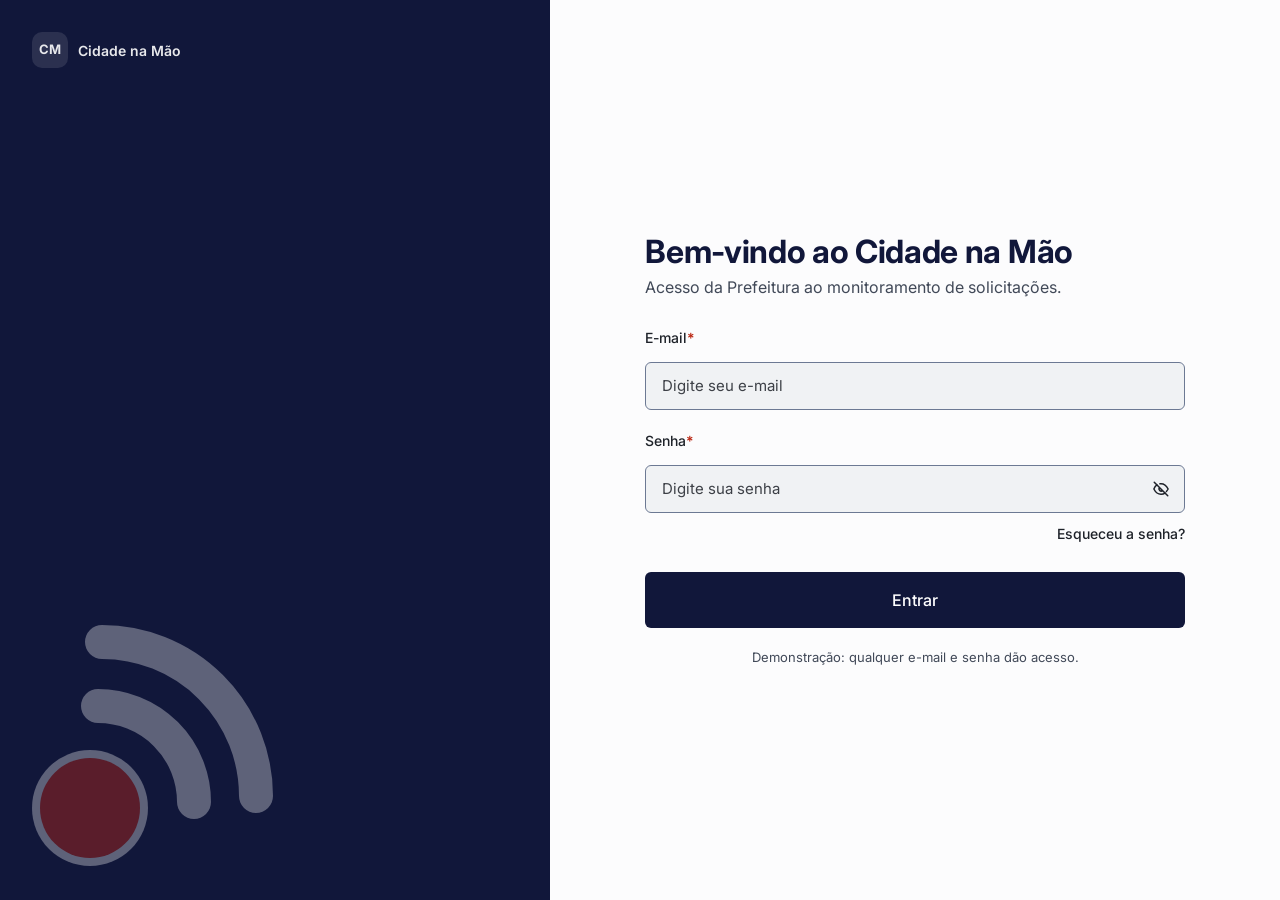
<file: index.html>
<!doctype html>
<html lang="pt-BR" data-theme="dark" data-brand="sasi" data-style="standard">
<head>
  <meta charset="utf-8">
  <meta name="viewport" content="width=device-width, initial-scale=1">
  <title>Painel · Cidade na Mão</title>
  <link rel="preconnect" href="https://fonts.googleapis.com">
  <link rel="preconnect" href="https://fonts.gstatic.com" crossorigin>
  <link href="https://fonts.googleapis.com/css2?family=Inter:wght@400;500;600;700&family=JetBrains+Mono:wght@400;600&display=swap" rel="stylesheet">
  <link rel="stylesheet" href="assets/tokens.css">
  <link rel="stylesheet" href="assets/base.css">
  <link rel="stylesheet" href="assets/sistema.css">
  <script>
    try { if (!sessionStorage.getItem('cnm:auth')) location.replace('login.html'); } catch {}
    try { const t = localStorage.getItem('cnm:theme'); if (t) document.documentElement.dataset.theme = t; } catch {}
  </script>
</head>
<body>
  <aside class="sidebar" id="sidebar" aria-label="Menu principal">
    <div class="sb-brand">
      <span class="sb-mark" aria-hidden="true">CM</span>
      <span><strong>Cidade na Mão</strong><small>Monitoramento</small></span>
    </div>
    <nav class="sb-nav" id="nav"></nav>
    <div class="sb-spacer"></div>
    <nav class="sb-nav" id="navBottom"></nav>
    <footer class="sb-foot">
      <span>v.1.0.0</span>
      <span id="dataDate">Dados de --/--/----</span>
      <span>Desenvolvido por SASI</span>
    </footer>
  </aside>
  <div class="scrim" id="scrim"></div>

  <div class="shell">
    <header class="header">
      <button class="hdr-btn" id="menuBtn" aria-label="Abrir menu"></button>
      <h1 id="pageTitle">Painel</h1>
      <div class="header-right">
        <span class="live" id="live" title="Solicitações do app chegando em tempo real"><span class="live-dot"></span><span id="liveText">Ao vivo</span></span>
        <span class="lang">Português (BR)</span>
        <button class="hdr-btn" id="themeBtn" aria-label="Alternar tema claro e escuro"></button>
        <span class="user"><span class="avatar">PM</span><span class="uname" id="userName">Prefeitura</span></span>
      </div>
    </header>
    <main class="page" id="page"></main>
  </div>

  <div class="toasts" id="toasts" aria-live="polite"></div>
  <dialog class="dialog" id="dlg"></dialog>

  <script src="assets/icons.js"></script>
  <script src="assets/bus.js"></script>
  <script src="assets/dados.js"></script>
  <script src="assets/sistema.js"></script>
</body>
</html>
</file>
<file: assets/tokens.css>
:root {
  /* ===========================================================================
     PRIMITIVE COLOR SCALES (raw, never assign to UI directly — use semantic)
     11-step scales, 0 (pure white-ish) → 1000 (near black or saturated dark)
     Tuned for WCAG: step 600 ≥ 4.5:1 on white; step 50–100 ≥ 4.5:1 on step 700+.
     =========================================================================== */

  /* Neutral — SASI "Sumé" Gray ramp (cool, slightly blue) */
  --neutral-0:    #fcfcfd;
  --neutral-50:   #f0f2f4;
  --neutral-100:  #e2e4e9;
  --neutral-200:  #c4c9d4;
  --neutral-300:  #a7afbe;
  --neutral-400:  #8a94a8;
  --neutral-500:  #6c7993;
  --neutral-600:  #576175;
  --neutral-700:  #414958;
  --neutral-800:  #2b303b;
  --neutral-900:  #1e2229;
  --neutral-1000: #0a0b0b;

  /* SASI brand products — each maps a Sumé hue family to a white-label tenant.
     sasi = Primary Blue · distributor = Violet · client = Teal */
  --sasi-50:  #e5efff;  --sasi-100: #ccdeff;  --sasi-200: #99bdff;
  --sasi-300: #669dff;  --sasi-400: #337cff;  --sasi-500: #005bff;
  --sasi-600: #0049cc;  --sasi-700: #003799;  --sasi-800: #002466;
  --sasi-900: #001233;

  /* SASI marque indigo — the dense desaturated indigo of the real SASI logo,
     sidebar and primary buttons (Sumé brand-500 = rgb(57,74,165)). This is what
     [data-brand="sasi"] resolves to; the lighter "blue" (#005bff) lives on as
     [data-brand="blue"]. */
  --sasi-indigo-50:  #eceef8;  --sasi-indigo-100: #d9ddf0;  --sasi-indigo-200: #b3bbe2;
  --sasi-indigo-300: #6c79c9;  --sasi-indigo-400: #5263b8;  --sasi-indigo-500: #394aa5;
  --sasi-indigo-600: #2d3a81;  --sasi-indigo-700: #232d64;  --sasi-indigo-800: #1c234f;
  --sasi-indigo-900: #11173a;

  --distributor-50:  #f2e7fd;  --distributor-100: #e6cffc;  --distributor-200: #cc9ff9;
  --distributor-300: #b370f5;  --distributor-400: #9940f2;  --distributor-500: #8010ef;
  --distributor-600: #660dbf;  --distributor-700: #4d0a8f;  --distributor-800: #330660;
  --distributor-900: #1a0330;

  --client-50:  #e6f5f3;  --client-100: #b0deda;  --client-200: #8acfc8;
  --client-300: #54b9af;  --client-400: #33aba0;  --client-500: #009688;
  --client-600: #00897c;  --client-700: #006b61;  --client-800: #00534b;
  --client-900: #003f39;

  /* Additional white-label brand-hue families — each a full 50→900 ramp.
     Combined with sasi(Blue)/distributor(Violet)/client(Teal) the system ships 12. */
  --indigo-50:  #eef2ff;  --indigo-100: #e0e7ff;  --indigo-200: #c7d2fe;
  --indigo-300: #a5b4fc;  --indigo-400: #818cf8;  --indigo-500: #6366f1;
  --indigo-600: #4f46e5;  --indigo-700: #4338ca;  --indigo-800: #3730a3;
  --indigo-900: #312e81;

  --fuchsia-50:  #fdf4ff;  --fuchsia-100: #fae8ff;  --fuchsia-200: #f5d0fe;
  --fuchsia-300: #f0abfc;  --fuchsia-400: #e879f9;  --fuchsia-500: #d946ef;
  --fuchsia-600: #c026d3;  --fuchsia-700: #a21caf;  --fuchsia-800: #86198f;
  --fuchsia-900: #701a75;

  --pink-50:  #fdf2f8;  --pink-100: #fce7f3;  --pink-200: #fbcfe8;
  --pink-300: #f9a8d4;  --pink-400: #f472b6;  --pink-500: #ec4899;
  --pink-600: #db2777;  --pink-700: #be185d;  --pink-800: #9d174d;
  --pink-900: #831843;

  --rose-br-50:  #fff1f2;  --rose-br-100: #ffe4e6;  --rose-br-200: #fecdd3;
  --rose-br-300: #fda4af;  --rose-br-400: #fb7185;  --rose-br-500: #f43f5e;
  --rose-br-600: #e11d48;  --rose-br-700: #be123c;  --rose-br-800: #9f1239;
  --rose-br-900: #881337;

  --red-br-50:  #fef2f2;  --red-br-100: #fee2e2;  --red-br-200: #fecaca;
  --red-br-300: #fca5a5;  --red-br-400: #f87171;  --red-br-500: #ef4444;
  --red-br-600: #dc2626;  --red-br-700: #b91c1c;  --red-br-800: #991b1b;
  --red-br-900: #7f1d1d;

  --orange-50:  #fff7ed;  --orange-100: #ffedd5;  --orange-200: #fed7aa;
  --orange-300: #fdba74;  --orange-400: #fb923c;  --orange-500: #f97316;
  --orange-600: #ea580c;  --orange-700: #c2410c;  --orange-800: #9a3412;
  --orange-900: #7c2d12;

  --amber-br-50:  #fffbeb;  --amber-br-100: #fef3c7;  --amber-br-200: #fde68a;
  --amber-br-300: #fcd34d;  --amber-br-400: #fbbf24;  --amber-br-500: #f59e0b;
  --amber-br-600: #d97706;  --amber-br-700: #b45309;  --amber-br-800: #92400e;
  --amber-br-900: #78350f;

  --emerald-br-50:  #ecfdf5;  --emerald-br-100: #d1fae5;  --emerald-br-200: #a7f3d0;
  --emerald-br-300: #6ee7b7;  --emerald-br-400: #34d399;  --emerald-br-500: #10b981;
  --emerald-br-600: #059669;  --emerald-br-700: #047857;  --emerald-br-800: #065f46;
  --emerald-br-900: #064e3b;

  --cyan-50:  #ecfeff;  --cyan-100: #cffafe;  --cyan-200: #a5f3fc;
  --cyan-300: #67e8f9;  --cyan-400: #22d3ee;  --cyan-500: #06b6d4;
  --cyan-600: #0891b2;  --cyan-700: #0e7490;  --cyan-800: #155e75;
  --cyan-900: #164e63;

  /* Status hue families (Sumé Green / Yellow / Red / Primary-blue for info).
     Names kept generic so the semantic layer below can reference them unchanged. */
  --emerald-50:  #e7f9f4; --emerald-100: #b4ebde; --emerald-200: #8fe2ce;
  --emerald-300: #5cd5b8; --emerald-400: #3dcdaa; --emerald-500: #0cc095;
  --emerald-600: #0baf88; --emerald-700: #09886a; --emerald-800: #076a52;
  --emerald-900: #033328;

  --rose-50:  #fdeae8;  --rose-100: #fbd6d0;  --rose-200: #f6aca2;
  --rose-300: #f28373;  --rose-400: #ed5945;  --rose-500: #e93016;
  --rose-600: #ba2612;  --rose-700: #8c1d0d;  --rose-800: #5d1309;
  --rose-900: #2f0a04;

  --amber-50:  #fff8e5;  --amber-100: #fff1cc; --amber-200: #ffe299;
  --amber-300: #ffd466;  --amber-400: #ffc633; --amber-500: #ffb800;
  --amber-600: #cc9300;  --amber-700: #996e00; --amber-800: #664900;
  --amber-900: #332500;

  --sky-50:   #e5efff;   --sky-100:  #ccdeff;  --sky-200:  #99bdff;
  --sky-300:  #669dff;   --sky-400:  #337cff;  --sky-500:  #005bff;
  --sky-600:  #0049cc;   --sky-700:  #003799;  --sky-800:  #002466;
  --sky-900:  #001233;

  /* Sumé accent families (available for charts / illustration, not brand) */
  --violet-500: #8010ef; --violet-600: #660dbf;
  --teal-500:   #009688; --teal-600:   #00897c;
  --tangerine-500: #ff5722; --tangerine-600: #e84f1f;

  /* ===========================================================================
     BRAND scale — re-aliased per [data-brand] on :root. Default: SASI.
     [data-brand] values: "sasi" | "distributor" | "client"
     =========================================================================== */
  --brand-50:  var(--sasi-50);
  --brand-100: var(--sasi-100);
  --brand-200: var(--sasi-200);
  --brand-300: var(--sasi-300);
  --brand-400: var(--sasi-400);
  --brand-500: var(--sasi-500);
  --brand-600: var(--sasi-600);
  --brand-700: var(--sasi-700);
  --brand-800: var(--sasi-800);
  --brand-900: var(--sasi-900);

  /* ===========================================================================
     CONTROL GEOMETRY — buttons, inputs, selects.
     These are NEW tokens that primitives read so density flexes per style.
     Defaults match the "standard" preset; overridden in each [data-style] block.
     =========================================================================== */
  --ctl-h-xs:    26px;
  --ctl-h-sm:    32px;
  --ctl-h-md:    38px;
  --ctl-h-lg:    46px;

  --ctl-px-xs:   8px;
  --ctl-px-sm:   12px;
  --ctl-px-md:   16px;
  --ctl-px-lg:   20px;

  --ctl-fs-xs:   12px;
  --ctl-fs-sm:   13px;
  --ctl-fs-md:   14px;
  --ctl-fs-lg:   16px;

  --ctl-ic-xs:   12px;
  --ctl-ic-sm:   14px;
  --ctl-ic-md:   16px;
  --ctl-ic-lg:   18px;

  --ctl-gap-xs:  4px;
  --ctl-gap-sm:  6px;
  --ctl-gap-md:  8px;
  --ctl-gap-lg:  10px;

  --ctl-bw:      1px;        /* control border width */
  --ctl-fw:      500; /* @kind font */        /* button label weight */

  /* Card */
  --card-pad:    20px;
  --card-bw:     1px;
  --card-radius: var(--radius-lg);
  --card-shadow: var(--shadow-sm);

  /* Input */
  --input-shadow:    none;
  --input-bw:        var(--ctl-bw);

  /* Button elevation */
  --button-shadow:        none;
  --button-shadow-hover:  var(--shadow-xs);

  /* Focus ring geometry */
  --ring-width:  3px;
  --ring-offset: 0px;

  /* Default motion language for components */
  --ease-default: var(--ease-out); /* @kind other */
  --dur-default:  var(--dur-base); /* @kind other */

  /* Link decoration default */
  --link-decoration:        none; /* @kind other */
  --link-decoration-hover:  underline; /* @kind other */

  /* ===========================================================================
     TYPOGRAPHY
     =========================================================================== */
  --font-sans: 'Inter', system-ui, -apple-system, 'Segoe UI', Roboto, sans-serif;
  --font-mono: 'JetBrains Mono', ui-monospace, 'SF Mono', Menlo, Consolas, monospace;
  /* SASI brand display family (Circular Std, vendored in ../fonts). Falls back to
     the active --font-sans for non-SASI brands. Arabic locale swaps in via [dir=rtl]. */
  --font-arabic: 'Noto Sans Arabic', 'Inter', system-ui, sans-serif;

  --text-xs:   12px;
  --text-sm:   14px;
  --text-base: 16px;
  --text-lg:   18px;
  --text-xl:   20px;
  --text-2xl:  24px;
  --text-3xl:  30px;
  --text-4xl:  36px;
  --text-5xl:  48px;
  --text-6xl:  60px;

  --lh-tight:   1.15; /* @kind font */
  --lh-snug:    1.30; /* @kind font */
  --lh-normal:  1.50; /* @kind font */
  --lh-relaxed: 1.65; /* @kind font */

  --fw-normal:   400; /* @kind font */
  --fw-medium:   500; /* @kind font */
  --fw-semibold: 600; /* @kind font */
  --fw-bold:     700; /* @kind font */
  --fw-extra:    800; /* @kind font */

  --tracking-tight:  -0.02em; /* @kind font */
  --tracking-snug:   -0.01em; /* @kind font */
  --tracking-normal: 0; /* @kind font */
  --tracking-wide:   0.04em; /* @kind font */
  --tracking-widest: 0.08em; /* @kind font */

  /* ===========================================================================
     SPACING (4-point base, 8-point harmony)
     =========================================================================== */
  --space-0:  0;
  --space-1:  2px;
  --space-2:  4px;
  --space-3:  8px;
  --space-4:  12px;
  --space-5:  16px;
  --space-6:  20px;
  --space-7:  24px;
  --space-8:  32px;
  --space-9:  40px;
  --space-10: 48px;
  --space-11: 64px;
  --space-12: 96px;

  /* ===========================================================================
     RADIUS
     =========================================================================== */
  --radius-none: 0;
  --radius-xs:   2px;
  --radius-sm:   4px;
  --radius-md:   6px;
  --radius-lg:   8px;
  --radius-xl:   12px;
  --radius-2xl:  16px;
  --radius-3xl:  24px;
  --radius-pill: 9999px;

  /* ===========================================================================
     SHADOWS (light theme defaults — dark overrides below)
     =========================================================================== */
  --shadow-xs: 0 1px 2px rgba(15, 23, 42, 0.05);
  --shadow-sm: 0 1px 3px rgba(15, 23, 42, 0.08), 0 1px 2px rgba(15, 23, 42, 0.04);
  --shadow-md: 0 4px 8px -2px rgba(15, 23, 42, 0.08), 0 2px 4px -1px rgba(15, 23, 42, 0.04);
  --shadow-lg: 0 10px 24px -4px rgba(15, 23, 42, 0.12), 0 4px 8px -2px rgba(15, 23, 42, 0.06);
  --shadow-xl: 0 20px 48px -8px rgba(15, 23, 42, 0.18), 0 8px 16px -4px rgba(15, 23, 42, 0.06);
  --shadow-inner: inset 0 2px 4px rgba(15, 23, 42, 0.06);

  /* ===========================================================================
     MOTION
     =========================================================================== */
  --ease-linear:  linear; /* @kind other */
  --ease-out:     cubic-bezier(0.2, 0.8, 0.2, 1); /* @kind other */
  --ease-in:      cubic-bezier(0.4, 0, 1, 1); /* @kind other */
  --ease-in-out:  cubic-bezier(0.4, 0, 0.2, 1); /* @kind other */
  --ease-spring:  cubic-bezier(0.34, 1.56, 0.64, 1); /* @kind other */

  --dur-instant: 80ms; /* @kind other */
  --dur-fast:    150ms; /* @kind other */
  --dur-base:    200ms; /* @kind other */
  --dur-slow:    320ms; /* @kind other */
  --dur-slower:  500ms; /* @kind other */

  /* ===========================================================================
     Z-INDEX scale (use semantically, never raw numbers)
     =========================================================================== */
  --z-base:    0; /* @kind other */
  --z-raised:  10; /* @kind other */
  --z-dropdown: 100; /* @kind other */
  --z-sticky:   200; /* @kind other */
  --z-overlay:  500; /* @kind other */
  --z-modal:    600; /* @kind other */
  --z-popover:  700; /* @kind other */
  --z-toast:    800; /* @kind other */
  --z-tooltip:  900; /* @kind other */
}

/* =============================================================================
   SEMANTIC TOKENS — the layer you actually consume in components.
   Theme by setting [data-theme="light"] (default) or [data-theme="dark"] on <html>.
   ============================================================================= */
/* ═══ Values mapped 1:1 from the canonical zeroheight export
   "SASI Theme.SASI (Guaraci Light)" — see uploads/json-tokens-for-zeroheight.json.
   Token role → Sumé primitive step is the source of truth; do not hand-tune. ═══ */
:root,
:root[data-theme="light"] {
  /* Surfaces — surface-primary / -secondary / -tertiary */
  --bg-app:       var(--neutral-50);    /* surface-primary  · gray-50  */
  --bg-canvas:    var(--neutral-0);     /* surface-secondary· gray-10  */
  --bg-surface:   var(--neutral-0);
  --bg-raised:    var(--neutral-0);     /* cards over canvas */
  --bg-overlay:   rgba(43, 48, 59, 0.55);
  --bg-muted:     var(--neutral-100);   /* surface-tertiary · gray-100 */
  --bg-subtle:    var(--neutral-50);
  --bg-inverse:   var(--neutral-900);

  /* Text — text-primary / -secondary / -tertiary / -disabled */
  --fg-default:   var(--neutral-900);   /* body (system tier; canonical text-primary is gray-1000) */
  --fg-strong:    var(--neutral-1000);  /* text-primary  · Pure Black */
  --fg-muted:     var(--neutral-700);   /* text-secondary· gray-700 */
  --fg-subtle:    var(--neutral-500);   /* text-tertiary · gray-500 */
  --fg-disabled:  var(--neutral-200);   /* text-disabled · gray-200 */
  --fg-inverse:   var(--neutral-0);     /* on dark fills */
  --fg-on-brand:  var(--neutral-0);     /* fill/text-pure · White (dark brand fills carry light text) */
  --fg-link:      var(--brand-600);     /* text-blue / text-primary-color · Primary-600 */
  --fg-link-hover: var(--brand-700);

  /* Borders — border-gray-subtle / border-gray / border-secondary / border-primary */
  --border-subtle:  var(--neutral-100); /* border-gray-subtle · gray-100 */
  --border-default: var(--neutral-500); /* border-gray        · gray-500 (visible, ~3.7:1) */
  --border-strong:  var(--neutral-700); /* border-secondary   · gray-700 */
  --border-inverse: var(--neutral-700);
  --border-focus:   var(--brand-600);   /* border-primary     · Primary-600 */

  /* Brand on-fills — bg-primary / -hover / -active, bg-tertiary-blue-hover */
  --bg-brand:        var(--brand-600);
  --bg-brand-hover:  var(--brand-700);
  --bg-brand-active: var(--brand-800);
  --bg-brand-subtle: var(--brand-50);
  --fg-brand:        var(--brand-600);  /* text-primary-color · Primary-600 */

  /* Status — fg-* = text-{positive|alert|error|blue}; bg-* = bg-{positive|warning|error}; subtle tints */
  --fg-success:      var(--emerald-700);  /* text-positive · green-700 */
  --bg-success:      var(--emerald-700);  /* bg-positive   · green-700 */
  --bg-success-subtle: var(--emerald-50); /* green-50 */
  --border-success:  var(--client-200);   /* border-positive · Teal-200 */

  --fg-warning:      var(--amber-600);    /* text-alert · Yellow-600 */
  --bg-warning:      var(--amber-600);    /* bg-warning · Yellow-600 */
  --bg-warning-subtle: var(--amber-50);   /* Yellow-50 */
  --border-warning:  var(--amber-200);

  --fg-danger:       var(--rose-600);     /* text-error · Red-600 */
  --bg-danger:       var(--rose-600);     /* bg-error   · Red-600 */
  --bg-danger-subtle: var(--rose-50);     /* Red-50 */
  --border-danger:   var(--rose-600);     /* border-error · Red-600 */

  --fg-info:         var(--sky-600);      /* text-blue · Primary-600 */
  --bg-info:         var(--sky-600);
  --bg-info-subtle:  var(--sky-50);
  --border-info:     var(--sky-200);      /* border-blue-subtle · Primary-200 */

  /* Focus ring (use as outline or box-shadow) */
  --ring-focus: 0 0 0 var(--ring-width) color-mix(in oklab, var(--brand-600) 35%, transparent);
  --ring-danger: 0 0 0 var(--ring-width) color-mix(in oklab, var(--rose-500) 35%, transparent);
}

/* ----------------------------- DARK THEME ----------------------------- */
/* ═══ Mapped 1:1 from canonical "SASI Theme.SASI (Jaci Dark)". In dark, the brand
   fill is LIGHT (Primary-300) and carries DARK text; borders are bright (gray-400). ═══ */
:root[data-theme="dark"] {
  --bg-app:       var(--neutral-1000);  /* surface-secondary · gray-1000 */
  --bg-canvas:    var(--neutral-900);   /* surface-primary   · gray-900  */
  --bg-surface:   var(--neutral-900);
  --bg-raised:    var(--neutral-800);   /* surface-tertiary  · gray-800  */
  --bg-overlay:   rgba(0, 0, 0, 0.65);
  --bg-muted:     var(--neutral-800);
  --bg-subtle:    var(--neutral-800);   /* recessed/header/hover lifts off the surface */
  --bg-inverse:   var(--neutral-50);

  --fg-default:   var(--neutral-100);   /* body (system tier; canonical text-primary is White) */
  --fg-strong:    var(--neutral-0);     /* text-primary  · White */
  --fg-muted:     var(--neutral-200);   /* text-secondary· gray-200 */
  --fg-subtle:    var(--neutral-400);   /* text-tertiary · gray-400 */
  --fg-disabled:  var(--neutral-700);   /* text-disabled · gray-700 */
  --fg-inverse:   var(--neutral-900);
  --fg-on-brand:  var(--neutral-1000);  /* fill/icon-pure · Black — light brand fills carry dark text */
  --fg-link:      var(--brand-300);     /* text-primary-color · Primary-300 */
  --fg-link-hover: var(--brand-200);

  --border-subtle:  var(--neutral-800); /* border-gray-subtle · gray-800 */
  --border-default: var(--neutral-400); /* border-gray        · gray-400 (bright, clearly visible) */
  --border-strong:  var(--neutral-200); /* border-secondary   · gray-200 */
  --border-inverse: var(--neutral-200);
  --border-focus:   var(--brand-300);   /* border-primary     · Primary-300 */

  --bg-brand:        var(--brand-300);  /* bg-primary        · Primary-300 (light) */
  --bg-brand-hover:  var(--brand-200);  /* bg-primary-hover  · Primary-200 */
  --bg-brand-active: var(--brand-100);  /* bg-primary-active · Primary-100 */
  --bg-brand-subtle: var(--brand-900);  /* bg-tertiary-blue-hover · Primary-900 */
  --fg-brand:        var(--brand-300);  /* text-primary-color · Primary-300 */

  --fg-success:      var(--emerald-200);  /* text-positive · green-200 */
  --bg-success:      var(--emerald-200);  /* bg-positive   · green-200 */
  --bg-success-subtle: var(--emerald-900);/* green-900 */
  --border-success:  var(--client-700);   /* border-positive · Teal-700 */

  --fg-warning:      var(--amber-300);    /* text-alert · Yellow-300 */
  --bg-warning:      var(--amber-300);    /* bg-warning · Yellow-300 */
  --bg-warning-subtle: var(--amber-900);  /* Yellow-900 */
  --border-warning:  var(--amber-700);

  --fg-danger:       var(--rose-300);     /* text-error · Red-300 */
  --bg-danger:       var(--rose-300);     /* bg-error   · Red-300 (light) */
  --bg-danger-subtle: var(--rose-900);    /* Red-900 */
  --border-danger:   var(--rose-300);     /* border-error · Red-300 */

  --fg-info:         var(--sky-300);      /* text-blue · Primary-300 */
  --bg-info:         var(--sky-300);
  --bg-info-subtle:  var(--sky-900);
  --border-info:     var(--sky-700);      /* border-blue-subtle · Primary-700 */

  /* On light status/brand fills in dark, labels must be dark */
  --btn-danger-fg:   var(--neutral-1000);

  --shadow-xs: 0 1px 2px rgba(0, 0, 0, 0.4);
  --shadow-sm: 0 1px 3px rgba(0, 0, 0, 0.5), 0 1px 2px rgba(0, 0, 0, 0.3);
  --shadow-md: 0 4px 8px -2px rgba(0, 0, 0, 0.5);
  --shadow-lg: 0 10px 24px -4px rgba(0, 0, 0, 0.6);
  --shadow-xl: 0 20px 48px -8px rgba(0, 0, 0, 0.7);

  --ring-focus: 0 0 0 var(--ring-width) color-mix(in oklab, var(--brand-400) 45%, transparent);
  --ring-danger: 0 0 0 var(--ring-width) color-mix(in oklab, var(--rose-400) 45%, transparent);
}

/* =============================================================================
   BRAND / PRODUCT OVERRIDES — set [data-brand] (a.k.a. product) on :root to
   repaint the brand-* scale. Mirrors the SASI codebase's [data-product].
   ============================================================================= */
:root[data-brand="sasi"]        { --brand-50:var(--sasi-indigo-50);--brand-100:var(--sasi-indigo-100);--brand-200:var(--sasi-indigo-200);--brand-300:var(--sasi-indigo-300);--brand-400:var(--sasi-indigo-400);--brand-500:var(--sasi-indigo-500);--brand-600:var(--sasi-indigo-600);--brand-700:var(--sasi-indigo-700);--brand-800:var(--sasi-indigo-800);--brand-900:var(--sasi-indigo-900);
                                  --font-display: 'Circular Std', 'Inter', 'Nunito Sans', system-ui, sans-serif; }
:root[data-brand="distributor"] { --brand-50:var(--distributor-50);--brand-100:var(--distributor-100);--brand-200:var(--distributor-200);--brand-300:var(--distributor-300);--brand-400:var(--distributor-400);--brand-500:var(--distributor-500);--brand-600:var(--distributor-600);--brand-700:var(--distributor-700);--brand-800:var(--distributor-800);--brand-900:var(--distributor-900); }
:root[data-brand="client"]      { --brand-50:var(--client-50);--brand-100:var(--client-100);--brand-200:var(--client-200);--brand-300:var(--client-300);--brand-400:var(--client-400);--brand-500:var(--client-500);--brand-600:var(--client-600);--brand-700:var(--client-700);--brand-800:var(--client-800);--brand-900:var(--client-900); }

/* Hue-named themes — the canonical white-label set (12 total). The legacy
   sasi/distributor/client keys above remain as aliases for blue/violet/teal. */
:root[data-brand="blue"]    { --brand-50:var(--sasi-50);--brand-100:var(--sasi-100);--brand-200:var(--sasi-200);--brand-300:var(--sasi-300);--brand-400:var(--sasi-400);--brand-500:var(--sasi-500);--brand-600:var(--sasi-600);--brand-700:var(--sasi-700);--brand-800:var(--sasi-800);--brand-900:var(--sasi-900); }
:root[data-brand="indigo"]  { --brand-50:var(--indigo-50);--brand-100:var(--indigo-100);--brand-200:var(--indigo-200);--brand-300:var(--indigo-300);--brand-400:var(--indigo-400);--brand-500:var(--indigo-500);--brand-600:var(--indigo-600);--brand-700:var(--indigo-700);--brand-800:var(--indigo-800);--brand-900:var(--indigo-900); }
:root[data-brand="violet"]  { --brand-50:var(--distributor-50);--brand-100:var(--distributor-100);--brand-200:var(--distributor-200);--brand-300:var(--distributor-300);--brand-400:var(--distributor-400);--brand-500:var(--distributor-500);--brand-600:var(--distributor-600);--brand-700:var(--distributor-700);--brand-800:var(--distributor-800);--brand-900:var(--distributor-900); }
:root[data-brand="fuchsia"] { --brand-50:var(--fuchsia-50);--brand-100:var(--fuchsia-100);--brand-200:var(--fuchsia-200);--brand-300:var(--fuchsia-300);--brand-400:var(--fuchsia-400);--brand-500:var(--fuchsia-500);--brand-600:var(--fuchsia-600);--brand-700:var(--fuchsia-700);--brand-800:var(--fuchsia-800);--brand-900:var(--fuchsia-900); }
:root[data-brand="pink"]    { --brand-50:var(--pink-50);--brand-100:var(--pink-100);--brand-200:var(--pink-200);--brand-300:var(--pink-300);--brand-400:var(--pink-400);--brand-500:var(--pink-500);--brand-600:var(--pink-600);--brand-700:var(--pink-700);--brand-800:var(--pink-800);--brand-900:var(--pink-900); }
:root[data-brand="rose"]    { --brand-50:var(--rose-br-50);--brand-100:var(--rose-br-100);--brand-200:var(--rose-br-200);--brand-300:var(--rose-br-300);--brand-400:var(--rose-br-400);--brand-500:var(--rose-br-500);--brand-600:var(--rose-br-600);--brand-700:var(--rose-br-700);--brand-800:var(--rose-br-800);--brand-900:var(--rose-br-900); }
:root[data-brand="red"]     { --brand-50:var(--red-br-50);--brand-100:var(--red-br-100);--brand-200:var(--red-br-200);--brand-300:var(--red-br-300);--brand-400:var(--red-br-400);--brand-500:var(--red-br-500);--brand-600:var(--red-br-600);--brand-700:var(--red-br-700);--brand-800:var(--red-br-800);--brand-900:var(--red-br-900); }
:root[data-brand="orange"]  { --brand-50:var(--orange-50);--brand-100:var(--orange-100);--brand-200:var(--orange-200);--brand-300:var(--orange-300);--brand-400:var(--orange-400);--brand-500:var(--orange-500);--brand-600:var(--orange-600);--brand-700:var(--orange-700);--brand-800:var(--orange-800);--brand-900:var(--orange-900); }
:root[data-brand="amber"]   { --brand-50:var(--amber-br-50);--brand-100:var(--amber-br-100);--brand-200:var(--amber-br-200);--brand-300:var(--amber-br-300);--brand-400:var(--amber-br-400);--brand-500:var(--amber-br-500);--brand-600:var(--amber-br-600);--brand-700:var(--amber-br-700);--brand-800:var(--amber-br-800);--brand-900:var(--amber-br-900); }
:root[data-brand="emerald"] { --brand-50:var(--emerald-br-50);--brand-100:var(--emerald-br-100);--brand-200:var(--emerald-br-200);--brand-300:var(--emerald-br-300);--brand-400:var(--emerald-br-400);--brand-500:var(--emerald-br-500);--brand-600:var(--emerald-br-600);--brand-700:var(--emerald-br-700);--brand-800:var(--emerald-br-800);--brand-900:var(--emerald-br-900); }
:root[data-brand="teal"]    { --brand-50:var(--client-50);--brand-100:var(--client-100);--brand-200:var(--client-200);--brand-300:var(--client-300);--brand-400:var(--client-400);--brand-500:var(--client-500);--brand-600:var(--client-600);--brand-700:var(--client-700);--brand-800:var(--client-800);--brand-900:var(--client-900); }
:root[data-brand="cyan"]    { --brand-50:var(--cyan-50);--brand-100:var(--cyan-100);--brand-200:var(--cyan-200);--brand-300:var(--cyan-300);--brand-400:var(--cyan-400);--brand-500:var(--cyan-500);--brand-600:var(--cyan-600);--brand-700:var(--cyan-700);--brand-800:var(--cyan-800);--brand-900:var(--cyan-900); }

/* RTL / Arabic locale — when [dir="rtl"] is set, the UI + display families swap
   to Noto Sans Arabic (a 1:1 metric-compatible swap for Inter). Directional
   primitives in Small.jsx (Direction / useDirection) flip layout; this only
   handles the type. Symbolic icons stay; directional icons flip in component code. */
[dir="rtl"] {
  --font-sans:    'Noto Sans Arabic', 'Inter', system-ui, -apple-system, 'Segoe UI', Roboto, sans-serif;
  --font-display: 'Noto Sans Arabic', 'Inter', system-ui, sans-serif;
}

/* =============================================================================
   BASE
   ============================================================================= */
*, *::before, *::after { box-sizing: border-box; }

html, body {
  margin: 0;
  background: var(--bg-app);
  color: var(--fg-default);
  font-family: var(--font-sans);
  font-size: var(--text-sm);
  line-height: var(--lh-normal);
  -webkit-font-smoothing: antialiased;
  -moz-osx-font-smoothing: grayscale;
  transition: background-color var(--dur-base) var(--ease-out), color var(--dur-base) var(--ease-out);
}

/* Semantic type classes — generic, not tied to any product */
.t-display { font-size: var(--text-6xl); font-weight: var(--fw-bold);     line-height: var(--lh-tight);  letter-spacing: var(--tracking-tight); color: var(--fg-strong); }
.t-h1      { font-size: var(--text-5xl); font-weight: var(--fw-bold);     line-height: var(--lh-tight);  letter-spacing: var(--tracking-tight); color: var(--fg-strong); }
.t-h2      { font-size: var(--text-4xl); font-weight: var(--fw-bold);     line-height: var(--lh-tight);  letter-spacing: var(--tracking-snug);  color: var(--fg-strong); }
.t-h3      { font-size: var(--text-3xl); font-weight: var(--fw-semibold); line-height: var(--lh-snug);   letter-spacing: var(--tracking-snug);  color: var(--fg-strong); }
.t-h4      { font-size: var(--text-2xl); font-weight: var(--fw-semibold); line-height: var(--lh-snug);   color: var(--fg-strong); }
.t-h5      { font-size: var(--text-xl);  font-weight: var(--fw-semibold); line-height: var(--lh-snug);   color: var(--fg-strong); }
.t-h6      { font-size: var(--text-lg);  font-weight: var(--fw-semibold); line-height: var(--lh-snug);   color: var(--fg-strong); }
.t-body-lg { font-size: var(--text-lg);  font-weight: var(--fw-normal);   line-height: var(--lh-relaxed); }
.t-body    { font-size: var(--text-base);font-weight: var(--fw-normal);   line-height: var(--lh-normal); }
.t-body-sm { font-size: var(--text-sm);  font-weight: var(--fw-normal);   line-height: var(--lh-normal); }
.t-caption { font-size: var(--text-xs);  font-weight: var(--fw-normal);   line-height: var(--lh-normal); color: var(--fg-muted); }
.t-label   { font-size: var(--text-sm);  font-weight: var(--fw-medium);   line-height: var(--lh-snug); }
.t-overline { font-size: var(--text-xs); font-weight: var(--fw-semibold); letter-spacing: var(--tracking-widest); text-transform: uppercase; color: var(--fg-muted); }
.t-mono    { font-family: var(--font-mono); font-size: 0.95em; }

a       { color: var(--fg-link); text-decoration: none; transition: color var(--dur-fast) var(--ease-out); }
a:hover { color: var(--fg-link-hover); text-decoration: underline; }
a:focus-visible { outline: none; box-shadow: var(--ring-focus); border-radius: var(--radius-xs); }

::selection { background: var(--brand-200); color: var(--brand-900); }
:root[data-theme="dark"] ::selection { background: color-mix(in oklab, var(--brand-400) 50%, transparent); color: var(--neutral-0); }

/* =============================================================================
   STYLE PRESETS — set [data-style] on :root to swap fonts, radii, shadows,
   control density, border treatment, motion, and neutral tint.
   Orthogonal to data-theme (light/dark) and data-brand.

   standard    — Inter, balanced everything. Modern web baseline. (default)
   enterprise  — IBM Plex Sans. Tight density, snappy motion, hairline borders.
   friendly    — DM Sans. Generous density, soft diffuse shadows, warm neutrals.
   refined     — Geist. Composed density, almost-no elevation, low-contrast borders.
   data-dense  — Inter tabular. Very tight density, instant motion, no shadows.
   ============================================================================= */

/* ----------------------------- STANDARD ----------------------------- */
/* Inter, neutral density, soft shadows. Opt-in via data-style="standard". */
:root,
[data-style="standard"] {
  --font-sans:    'Inter', system-ui, -apple-system, 'Segoe UI', Roboto, sans-serif;
  --font-display: var(--font-sans);
  --font-mono:    'JetBrains Mono', ui-monospace, 'SF Mono', Menlo, Consolas, monospace;
}

/* ----------------------------- ENTERPRISE ----------------------------- */
[data-style="enterprise"] {
  --font-sans:    'IBM Plex Sans', system-ui, -apple-system, 'Segoe UI', Roboto, sans-serif;
  --font-display: var(--font-sans);
  --font-mono:    'IBM Plex Mono', ui-monospace, 'SF Mono', Menlo, Consolas, monospace;

  /* Tighter radii — engineered, not playful */
  --radius-xs:   1px;  --radius-sm:   2px;  --radius-md:   3px;
  --radius-lg:   4px;  --radius-xl:   6px;  --radius-2xl:  8px;  --radius-3xl: 12px;

  /* Tighter density — controls one notch smaller */
  --ctl-h-xs:    24px;
  --ctl-h-sm:    28px;
  --ctl-h-md:    32px;
  --ctl-h-lg:    38px;
  --ctl-px-sm:   10px;
  --ctl-px-md:   12px;
  --ctl-px-lg:   16px;
  --ctl-fs-sm:   12.5px;
  --ctl-fs-md:   13px;
  --ctl-fs-lg:   14px;
  --ctl-fw:      500; /* @kind font */

  /* Card density */
  --card-pad:    16px;
  --card-bw:     1px;
  --card-shadow: none;          /* elevation is communicated by borders, not shadow */

  /* Hairline elevation — borders carry weight */
  --shadow-xs: 0 0 0 1px rgba(15, 23, 42, 0.06);
  --shadow-sm: 0 1px 2px rgba(15, 23, 42, 0.06), 0 0 0 1px rgba(15, 23, 42, 0.05);
  --shadow-md: 0 2px 4px rgba(15, 23, 42, 0.06), 0 0 0 1px rgba(15, 23, 42, 0.06);
  --shadow-lg: 0 4px 12px rgba(15, 23, 42, 0.08), 0 0 0 1px rgba(15, 23, 42, 0.05);
  --shadow-xl: 0 8px 24px rgba(15, 23, 42, 0.10), 0 0 0 1px rgba(15, 23, 42, 0.05);

  /* Stronger border palette — visible structure */
  --border-subtle:  var(--neutral-200);
  --border-default: var(--neutral-400);
  --border-strong:  var(--neutral-500);

  /* Snappy motion — no time for ceremony */
  --dur-fast:    80ms; /* @kind other */
  --dur-base:    120ms; /* @kind other */
  --dur-slow:    180ms; /* @kind other */
  --dur-default: 120ms; /* @kind other */
  --ease-default: var(--ease-out); /* @kind other */

  /* Sharp focus — 2px, no soft glow */
  --ring-width:  2px;

  /* Buttons & inputs flat */
  --button-shadow:       none;
  --button-shadow-hover: none;
  --input-shadow:        none;

  /* Tracking — Plex Sans benefits from a touch of negative tracking */
  --tracking-tight:  -0.015em; /* @kind font */
  --tracking-snug:   -0.005em; /* @kind font */

  /* Links always underlined — formal, scannable */
  --link-decoration: underline; /* @kind other */

  /* Slightly cooler/bluer surfaces */
  --bg-app:     #F4F6FA;
  --bg-muted:   #ECEFF5;
}
[data-style="enterprise"][data-theme="dark"] {
  --bg-app:     #050B17;
  --bg-canvas:  #0E1626;
  --bg-surface: #0E1626;
  --bg-raised:  #1A2438;
  --bg-muted:   #1A2438;
  --bg-subtle:  #15203A;        /* lift off surface so headers/hover read */
  --border-subtle:  #2A3650;
  --border-default: #556B96;    /* borders ARE elevation here — must clear ~3:1 */
  --border-strong:  #6E84AE;
  --fg-muted:   #A8B2C5;        /* a touch brighter on slate bg — better readability */
  --shadow-xs: 0 0 0 1px rgba(255, 255, 255, 0.06);
  --shadow-sm: 0 1px 2px rgba(0, 0, 0, 0.4), 0 0 0 1px rgba(255, 255, 255, 0.06);
  --shadow-md: 0 2px 4px rgba(0, 0, 0, 0.5), 0 0 0 1px rgba(255, 255, 255, 0.06);
  --shadow-lg: 0 4px 12px rgba(0, 0, 0, 0.6), 0 0 0 1px rgba(255, 255, 255, 0.06);
  --shadow-xl: 0 8px 24px rgba(0, 0, 0, 0.7), 0 0 0 1px rgba(255, 255, 255, 0.06);
}

/* ----------------------------- FRIENDLY ----------------------------- */
[data-style="friendly"] {
  --font-sans:    'DM Sans', system-ui, -apple-system, 'Segoe UI', Roboto, sans-serif;
  --font-display: var(--font-sans);
  --font-mono:    'DM Mono', ui-monospace, 'SF Mono', Menlo, Consolas, monospace;

  /* Big, generous radii */
  --radius-xs:   4px;  --radius-sm:   8px;  --radius-md:   12px;
  --radius-lg:   16px; --radius-xl:   20px; --radius-2xl: 24px; --radius-3xl: 32px;

  /* Generous density — bigger touch targets, more breathing room */
  --ctl-h-xs:    30px;
  --ctl-h-sm:    36px;
  --ctl-h-md:    44px;
  --ctl-h-lg:    52px;
  --ctl-px-sm:   14px;
  --ctl-px-md:   20px;
  --ctl-px-lg:   24px;
  --ctl-fs-sm:   13.5px;
  --ctl-fs-md:   14.5px;
  --ctl-fs-lg:   16px;
  --ctl-gap-md:  10px;
  --ctl-fw:      600; /* @kind font */            /* DM Sans needs more weight at UI sizes */

  /* Cards: no border, generous padding, soft elevation */
  --card-pad:    24px;
  --card-bw:     0px;
  --card-shadow: 0 4px 16px -4px rgba(15, 23, 42, 0.08), 0 2px 4px rgba(15, 23, 42, 0.04);

  /* Soft, diffuse shadows */
  --shadow-xs: 0 1px 2px rgba(15, 23, 42, 0.04);
  --shadow-sm: 0 2px 8px rgba(15, 23, 42, 0.06), 0 1px 3px rgba(15, 23, 42, 0.04);
  --shadow-md: 0 8px 24px -4px rgba(15, 23, 42, 0.10), 0 4px 8px -2px rgba(15, 23, 42, 0.05);
  --shadow-lg: 0 16px 40px -8px rgba(15, 23, 42, 0.14), 0 8px 16px -4px rgba(15, 23, 42, 0.07);
  --shadow-xl: 0 28px 60px -12px rgba(15, 23, 42, 0.20), 0 12px 24px -4px rgba(15, 23, 42, 0.09);

  /* Buttons get a subtle resting lift */
  --button-shadow:       0 1px 2px rgba(15, 23, 42, 0.05);
  --button-shadow-hover: 0 4px 10px -2px rgba(15, 23, 42, 0.12);

  /* Gentle motion — slight spring */
  --dur-fast:    200ms; /* @kind other */
  --dur-base:    280ms; /* @kind other */
  --dur-slow:    420ms; /* @kind other */
  --dur-default: 280ms; /* @kind other */
  --ease-default: var(--ease-spring); /* @kind other */

  /* Soft, large focus ring */
  --ring-width:  4px;

  /* Warm beige neutrals (light) */
  --bg-app:     #FAF7F2;
  --bg-canvas:  #FFFDF9;
  --bg-surface: #FFFDF9;
  --bg-raised:  #FFFDF9;
  --bg-muted:   #F2EDE3;
  --bg-subtle:  #FAF7F2;
  --border-subtle:  #ECE5D7;
  --border-default: #DDD3BE;
  --border-strong:  #B8AB91;
  --fg-default: #2A2520;
  --fg-strong:  #1A1611;
  --fg-muted:   #6B6452;

  /* Headings feel a touch heavier in DM Sans */
  --fw-bold:    700; /* @kind font */
}
[data-style="friendly"][data-theme="dark"] {
  --bg-app:     #1A1715;
  --bg-canvas:  #221E1B;
  --bg-surface: #221E1B;
  --bg-raised:  #2A2522;
  --bg-muted:   #2A2522;
  --bg-subtle:  #2A2521;        /* lift off surface so headers/hover read */
  --border-subtle:  #322C28;
  --border-default: #6A5F52;
  --border-strong:  #897C6B;
  --fg-default: #F2EEE6;
  --fg-strong:  #FFFEFB;
  --fg-muted:   #B8B0A2;
  --fg-subtle:  #9A9284;        /* was #8A8377 — under AA on raised */
  /* All shadows recomputed for warm-dark surfaces */
  --shadow-xs: 0 1px 2px rgba(0, 0, 0, 0.35);
  --shadow-sm: 0 2px 8px rgba(0, 0, 0, 0.4), 0 1px 3px rgba(0, 0, 0, 0.3);
  --shadow-md: 0 8px 24px -4px rgba(0, 0, 0, 0.5), 0 4px 8px -2px rgba(0, 0, 0, 0.3);
  --shadow-lg: 0 16px 40px -8px rgba(0, 0, 0, 0.55), 0 8px 16px -4px rgba(0, 0, 0, 0.35);
  --shadow-xl: 0 28px 60px -12px rgba(0, 0, 0, 0.7), 0 12px 24px -4px rgba(0, 0, 0, 0.4);
  --card-shadow:         0 4px 16px -4px rgba(0, 0, 0, 0.5), 0 2px 4px rgba(0, 0, 0, 0.25);
  --button-shadow:       0 1px 2px rgba(0, 0, 0, 0.4);
  --button-shadow-hover: 0 4px 10px -2px rgba(0, 0, 0, 0.6);
}

/* ----------------------------- REFINED (default) ----------------------------- */
/* Geist, composed density, almost-no elevation, low-contrast "subtle" strokes,
   smooth desaturated surfaces. This is the design-system DEFAULT (set via
   data-style="refined" on <html>). */
[data-style="refined"] {
  --font-sans:    'Geist', 'Inter', system-ui, -apple-system, 'Segoe UI', Roboto, sans-serif;
  --font-display: var(--font-sans);
  --font-mono:    'Geist Mono', 'JetBrains Mono', ui-monospace, 'SF Mono', Menlo, Consolas, monospace;

  /* Subtle radii — composed, never loud */
  --radius-xs:   2px;  --radius-sm:   3px;  --radius-md:   4px;
  --radius-lg:   6px;  --radius-xl:   10px; --radius-2xl: 14px; --radius-3xl: 20px;

  /* Composed density — a touch tighter than standard */
  --ctl-h-xs:    24px;
  --ctl-h-sm:    30px;
  --ctl-h-md:    36px;
  --ctl-h-lg:    44px;
  --ctl-px-sm:   11px;
  --ctl-px-md:   14px;
  --ctl-px-lg:   18px;
  --ctl-fs-md:   13.5px;
  --ctl-fw:      500; /* @kind font */

  /* Cards: minimal visible chrome */
  --card-pad:    20px;
  --card-bw:     1px;
  --card-shadow: 0 0 0 1px rgba(15, 23, 42, 0.04), 0 1px 2px rgba(15, 23, 42, 0.04);

  /* Very low elevation — restraint */
  --shadow-xs: 0 0 0 1px rgba(15, 23, 42, 0.04);
  --shadow-sm: 0 1px 2px rgba(15, 23, 42, 0.04), 0 0 0 1px rgba(15, 23, 42, 0.04);
  --shadow-md: 0 2px 6px rgba(15, 23, 42, 0.05), 0 0 0 1px rgba(15, 23, 42, 0.04);
  --shadow-lg: 0 6px 18px rgba(15, 23, 42, 0.08), 0 0 0 1px rgba(15, 23, 42, 0.05);
  --shadow-xl: 0 14px 40px rgba(15, 23, 42, 0.12), 0 0 0 1px rgba(15, 23, 42, 0.06);

  /* Inputs almost ghost — background contrast carries them */
  --input-shadow:  none;
  --input-bw:      1px;

  /* Buttons flat — no resting elevation */
  --button-shadow:       none;
  --button-shadow-hover: none;

  /* Composed motion — measured, not snappy */
  --dur-fast:    160ms; /* @kind other */
  --dur-base:    240ms; /* @kind other */
  --dur-slow:    360ms; /* @kind other */
  --dur-default: 240ms; /* @kind other */
  --ease-default: var(--ease-in-out); /* @kind other */

  /* Tight focus — precise, not soft */
  --ring-width:  2px;

  /* Lower-chroma neutrals — slight desaturation */
  --bg-app:     #FAFAFA;
  --bg-canvas:  #FFFFFF;
  --bg-surface: #FFFFFF;
  --bg-raised:  #FFFFFF;
  --bg-muted:   #F4F4F5;
  --bg-subtle:  #FAFAFA;
  --border-subtle:  #E8E8EA;
  --border-default: #D4D4D8;
  --border-strong:  #A1A1AA;
  --fg-default: #18181B;
  --fg-strong:  #09090B;
  --fg-muted:   #52525B;
  --fg-subtle:  #71717A;

  /* Geist is sharper with a hair more negative tracking */
  --tracking-tight:  -0.025em; /* @kind font */
  --tracking-snug:   -0.015em; /* @kind font */
}
[data-style="refined"][data-theme="dark"] {
  --bg-app:     #09090B;
  --bg-canvas:  #18181B;
  --bg-surface: #18181B;
  --bg-raised:  #1F1F23;
  --bg-muted:   #27272A;
  --bg-subtle:  #1F1F22;        /* lift off surface so headers/hover read */
  --border-subtle:  #2A2A2E;
  --border-default: #5A5A63;    /* refined keeps borders soft by design \u2014 nudged up for legibility */
  --border-strong:  #6E6E77;
  --fg-default: #FAFAFA;
  --fg-strong:  #FFFFFF;
  --fg-muted:   #A1A1AA;
  --fg-subtle:  #8B8B93;        /* was #71717A — 3.4:1 on canvas */
  /* Refined-dark shadows — still restrained, but visible on dark surfaces */
  --shadow-xs: 0 0 0 1px rgba(255, 255, 255, 0.05);
  --shadow-sm: 0 1px 2px rgba(0, 0, 0, 0.4), 0 0 0 1px rgba(255, 255, 255, 0.05);
  --shadow-md: 0 2px 6px rgba(0, 0, 0, 0.45), 0 0 0 1px rgba(255, 255, 255, 0.05);
  --shadow-lg: 0 6px 18px rgba(0, 0, 0, 0.55), 0 0 0 1px rgba(255, 255, 255, 0.05);
  --shadow-xl: 0 14px 40px rgba(0, 0, 0, 0.7), 0 0 0 1px rgba(255, 255, 255, 0.06);
  --card-shadow: 0 0 0 1px rgba(255, 255, 255, 0.05), 0 1px 2px rgba(0, 0, 0, 0.4);
}

/* ----------------------------- DATA-DENSE ----------------------------- */
[data-style="data-dense"] {
  --font-sans:    'Inter', system-ui, -apple-system, 'Segoe UI', Roboto, sans-serif;
  --font-display: var(--font-sans);
  --font-mono:    'JetBrains Mono', ui-monospace, 'SF Mono', Menlo, Consolas, monospace;

  /* Crisp, slightly tighter than Standard */
  --radius-xs:   2px;  --radius-sm:   3px;  --radius-md:   4px;
  --radius-lg:   6px;  --radius-xl:   8px;

  /* Very tight density — packed UI */
  --ctl-h-xs:    20px;
  --ctl-h-sm:    24px;
  --ctl-h-md:    28px;
  --ctl-h-lg:    34px;
  --ctl-px-xs:   6px;
  --ctl-px-sm:   8px;
  --ctl-px-md:   10px;
  --ctl-px-lg:   14px;
  --ctl-fs-xs:   11px;
  --ctl-fs-sm:   12px;
  --ctl-fs-md:   12.5px;
  --ctl-fs-lg:   14px;
  --ctl-ic-md:   14px;
  --ctl-gap-md:  6px;

  /* Compact type rhythm */
  --text-xs:   11px;  --text-sm:   12.5px;  --text-base: 13px;
  --text-lg:   15px;  --text-xl:   17px;    --text-2xl:  20px;
  --text-3xl:  26px;  --text-4xl:  32px;
  --lh-normal: 1.42; /* @kind font */ --lh-snug:   1.22; /* @kind font */

  /* Cards: tight, hairline borders, no shadow */
  --card-pad:    12px;
  --card-bw:     1px;
  --card-shadow: none;

  /* Minimal shadows — density carries hierarchy */
  --shadow-xs: 0 0 0 1px rgba(15, 23, 42, 0.05);
  --shadow-sm: 0 1px 2px rgba(15, 23, 42, 0.04), 0 0 0 1px rgba(15, 23, 42, 0.05);
  --shadow-md: 0 2px 4px rgba(15, 23, 42, 0.06), 0 0 0 1px rgba(15, 23, 42, 0.05);
  --shadow-lg: 0 4px 10px rgba(15, 23, 42, 0.08), 0 0 0 1px rgba(15, 23, 42, 0.05);
  --shadow-xl: 0 8px 20px rgba(15, 23, 42, 0.10), 0 0 0 1px rgba(15, 23, 42, 0.05);

  /* Flat buttons and inputs — borders carry it */
  --button-shadow:       none;
  --button-shadow-hover: none;
  --input-shadow:        none;

  /* Stronger borders so structure is visible at compact size */
  --border-subtle:  var(--neutral-200);
  --border-default: var(--neutral-400);
  --border-strong:  var(--neutral-500);

  /* Instant motion — power users don't wait */
  --dur-fast:    60ms; /* @kind other */
  --dur-base:    100ms; /* @kind other */
  --dur-slow:    160ms; /* @kind other */
  --dur-default: 100ms; /* @kind other */
  --ease-default: var(--ease-out); /* @kind other */

  /* Tight focus */
  --ring-width:  2px;

  /* Tabular numerals everywhere — critical for data alignment */
  font-variant-numeric: tabular-nums;
  font-feature-settings: 'tnum' 1, 'cv11' 1;
}
[data-style="data-dense"][data-theme="dark"] {
  --shadow-xs: 0 0 0 1px rgba(255, 255, 255, 0.05);
  --shadow-sm: 0 1px 2px rgba(0, 0, 0, 0.4), 0 0 0 1px rgba(255, 255, 255, 0.05);
  --shadow-md: 0 2px 4px rgba(0, 0, 0, 0.5), 0 0 0 1px rgba(255, 255, 255, 0.05);
  --shadow-lg: 0 4px 10px rgba(0, 0, 0, 0.6), 0 0 0 1px rgba(255, 255, 255, 0.05);
  --shadow-xl: 0 8px 20px rgba(0, 0, 0, 0.7), 0 0 0 1px rgba(255, 255, 255, 0.05);
}

/* =============================================================================
   COMPONENT TOKEN LAYER
   ─────────────────────────────────────────────────────────────────────────
   Component-scoped semantics, modelled on the production "Sumé" (zeroheight)
   token set. Every value DERIVES from the role-semantic layer above (or an
   alpha tint of it), so all of this adapts automatically across the 12 brands,
   light/dark themes, and 5 style presets — no per-theme duplication needed.

   Interaction tints follow Sumé's convention: subtle hover/active states are
   an alpha wash of brand (selected/primary affordances) or of --fg-default
   (neutral affordances). Because --fg-default flips with the theme, a dark-ink
   wash in light mode becomes a white wash in dark mode for free.
   ============================================================================= */
:root {
  /* ---- interaction wash primitives (reused below) ---- */
  --wash-brand-weak:    color-mix(in oklab, var(--brand-500) 8%,  transparent);
  --wash-brand-medium:  color-mix(in oklab, var(--brand-500) 14%, transparent);
  --wash-brand-strong:  color-mix(in oklab, var(--brand-500) 22%, transparent);
  --wash-ink-weak:      color-mix(in oklab, var(--fg-default) 4%,  transparent);
  --wash-ink-medium:    color-mix(in oklab, var(--fg-default) 8%,  transparent);
  --wash-ink-strong:    color-mix(in oklab, var(--fg-default) 16%, transparent);

  /* ---- PAGE / SHELL ---- */
  --page-bg:            var(--bg-app);
  --page-content-bg:    var(--bg-canvas);

  /* ---- SIDEBAR ---- */
  --sidebar-bg:             var(--bg-canvas);
  --sidebar-item-hover:     var(--wash-brand-weak);
  --sidebar-item-active:    var(--bg-brand-subtle);
  --sidebar-rail:           var(--border-subtle);
  --sidebar-rail-active:    var(--bg-brand);
  --sidebar-fg:             var(--fg-muted);
  --sidebar-fg-active:      var(--fg-strong);
  --sidebar-fg-gray:        var(--fg-subtle);
  --sidebar-fg-header:      var(--fg-strong);

  /* ---- TABS (horizontal + vertical) ---- */
  --tab-fg:                 var(--fg-muted);
  --tab-fg-selected:        var(--fg-strong);
  --tab-fg-disabled:        var(--fg-disabled);
  --tab-bg-hover:           var(--wash-brand-weak);
  --tab-bg-selected:        var(--wash-brand-medium);
  --tab-border-selected:    var(--bg-brand);

  /* ---- BUTTONS ---- */
  /* primary (brand) */
  --btn-primary-bg:         var(--bg-brand);
  --btn-primary-bg-hover:   var(--bg-brand-hover);
  --btn-primary-bg-active:  var(--bg-brand-active);
  --btn-primary-fg:         var(--fg-on-brand);
  /* danger (solid) */
  --btn-danger-bg:          var(--bg-danger);
  --btn-danger-bg-hover:    color-mix(in oklab, var(--bg-danger) 82%, black);
  --btn-danger-bg-active:   color-mix(in oklab, var(--bg-danger) 68%, black);
  --btn-danger-fg:          var(--neutral-0);
  /* disabled (any variant) */
  --btn-disabled-bg:        var(--bg-muted);
  --btn-disabled-fg:        var(--fg-disabled);
  /* tertiary / ghost — neutral */
  --btn-ghost-hover:        var(--wash-ink-weak);
  --btn-ghost-active:       var(--wash-ink-medium);
  /* tertiary / ghost — brand */
  --btn-ghost-brand-hover:  var(--wash-brand-weak);
  --btn-ghost-brand-active: var(--wash-brand-medium);
  /* tertiary / ghost — error */
  --btn-ghost-danger-hover:  var(--bg-danger-subtle);
  --btn-ghost-danger-active: color-mix(in oklab, var(--bg-danger) 18%, transparent);

  /* ---- INPUTS ---- */
  --input-bg:           var(--bg-surface);
  --input-bg-active:    var(--wash-ink-weak);
  --input-bg-disabled:  var(--bg-muted);
  --input-bg-error:     var(--bg-danger-subtle);
  --input-bg-success:   var(--bg-success-subtle);   /* NEW — positive field state */
  --input-border:           var(--border-default);
  --input-border-hover:     var(--border-strong);
  --input-border-active:    var(--border-focus);
  --input-border-error:     var(--border-danger);
  --input-border-success:   var(--border-success);
  --input-fg-placeholder:   var(--fg-subtle);

  /* ---- TABLE ---- */
  --table-header-bg:    var(--bg-subtle);
  --table-footer-bg:    var(--bg-subtle);
  --table-row-bg:       transparent;
  --table-row-stripe:   color-mix(in oklab, var(--fg-default) 2.5%, transparent);  /* zebra */
  --table-row-hover:    var(--bg-subtle);
  --table-row-selected: var(--bg-brand-subtle);
  --table-border:       var(--border-subtle);

  /* ---- CARD ---- */
  --card-bg:            var(--bg-surface);
  --card-bg-tint:       var(--wash-brand-weak);     /* translucent card variant */
  --card-bg-hover:      var(--wash-brand-medium);
  --card-border:        var(--border-subtle);

  /* ---- POPOVER / DROPDOWN / MENU ---- */
  --popover-bg:          var(--bg-surface);
  --popover-item-hover:  var(--wash-ink-weak);
  --popover-item-active: var(--bg-brand-subtle);
  --popover-border:      var(--border-subtle);

  /* ---- DIALOG / MODAL ---- */
  --dialog-bg:          var(--bg-surface);
  --dialog-backdrop:    var(--bg-overlay);

  /* ---- FLYOUT / SHEET / DRAWER ---- */
  --flyout-header-bg:   var(--bg-canvas);
  --flyout-content-bg:  var(--bg-subtle);
  --flyout-border:      var(--border-subtle);

  /* ---- TOAST ---- */
  --toast-bg:               var(--bg-inverse);
  --toast-fg:               var(--fg-inverse);
  --toast-success-bg:       var(--bg-success);
  --toast-success-subtle:   var(--bg-success-subtle);
  --toast-warning-bg:       var(--bg-warning);
  --toast-warning-subtle:   var(--bg-warning-subtle);
  --toast-danger-bg:        var(--bg-danger);
  --toast-danger-subtle:    var(--bg-danger-subtle);

  /* ---- CHIP ---- */
  --chip-bg:            var(--wash-ink-medium);
  --chip-bg-brand:      var(--bg-brand-subtle);

  /* ---- TOOLTIP ---- */
  --tooltip-bg:           var(--bg-inverse);
  --tooltip-fg:           var(--fg-inverse);
  --tooltip-shortcut-bg:  color-mix(in oklab, var(--fg-inverse) 16%, transparent);

  /* ---- SCROLLBAR ---- */
  --scroll-thumb:         var(--wash-ink-strong);
  --scroll-thumb-hover:   color-mix(in oklab, var(--fg-default) 24%, transparent);
  --scroll-track:         var(--wash-ink-weak);

  /* ---- DRAG & DROP ---- */
  --dnd-bg:               var(--bg-canvas);
  --dnd-bg-hover:         var(--bg-brand-subtle);
  --dnd-border:           var(--border-default);
  --dnd-border-active:    var(--bg-brand);

  /* ---- ICON FILLS — parity set mirroring text colors ---- */
  --fill-default:       var(--fg-default);
  --fill-strong:        var(--fg-strong);
  --fill-muted:         var(--fg-muted);
  --fill-subtle:        var(--fg-subtle);
  --fill-disabled:      var(--fg-disabled);
  --fill-on-brand:      var(--fg-on-brand);
  --fill-brand:         var(--fg-brand);
  --fill-link:          var(--fg-link);
  --fill-success:       var(--fg-success);
  --fill-warning:       var(--fg-warning);
  --fill-danger:        var(--fg-danger);
  --fill-info:          var(--fg-info);

  /* ---- LOGO ---- */
  --logo-fg:            var(--fg-strong);
  --logo-accent:        var(--bg-danger);   /* SASI mark red */
}

/* A couple of component tokens want a wider gap from their surface in DARK so
   washes don't disappear on near-black. Bump the neutral washes only. */
:root[data-theme="dark"] {
  --wash-ink-weak:    color-mix(in oklab, var(--fg-default) 6%,  transparent);
  --wash-ink-medium:  color-mix(in oklab, var(--fg-default) 10%, transparent);
  --wash-ink-strong:  color-mix(in oklab, var(--fg-default) 20%, transparent);
  --table-row-stripe: color-mix(in oklab, var(--fg-default) 4%,  transparent);
}

/* =============================================================================
   CONTRAST MODES — set [data-contrast] on :root (or any subtree) to retune the
   separation between text, borders and surfaces.
     (default)               contrast-proof — WCAG-AA reliable baseline
     [data-contrast=smooth]  delicate — softened ink, hairline borders, gentle motion
     [data-contrast=high]    maximum — near-pure ink, strong borders, crisp surfaces
   Each mode is defined for both light and dark themes.
   ============================================================================= */
/* ---- LIGHT ---- */
[data-contrast="smooth"],
:root[data-theme="light"][data-contrast="smooth"] {
  --fg-strong:   var(--neutral-900);
  --fg-default:  var(--neutral-800);
  --fg-muted:    var(--neutral-500);
  --fg-subtle:   var(--neutral-400);
  --fg-disabled: var(--neutral-300);
  --border-subtle:  var(--neutral-100);
  --border-default: var(--neutral-200);
  --border-strong:  var(--neutral-300);
  --bg-app:   var(--neutral-0);
  --bg-muted: var(--neutral-50);
  --dur-fast: 220ms; /* @kind other */ --dur-base: 320ms; /* @kind other */ --dur-default: 320ms; /* @kind other */ --ease-default: var(--ease-in-out); /* @kind other */
}
[data-contrast="high"],
:root[data-theme="light"][data-contrast="high"] {
  --fg-strong:   #000000;
  --fg-default:  #000000;
  --fg-muted:    var(--neutral-800);
  --fg-subtle:   var(--neutral-700);
  --fg-disabled: var(--neutral-600);
  --border-subtle:  var(--neutral-400);
  --border-default: var(--neutral-600);
  --border-strong:  var(--neutral-800);
  --bg-app:     #ffffff;
  --bg-canvas:  #ffffff;
  --bg-surface: #ffffff;
  --bg-muted:   var(--neutral-100);
  --ring-width: 3px;
}
/* ---- DARK ---- */
:root[data-theme="dark"][data-contrast="smooth"] {
  --fg-strong:   var(--neutral-100);
  --fg-default:  var(--neutral-300);
  --fg-muted:    var(--neutral-500);
  --fg-subtle:   var(--neutral-600);
  --fg-disabled: var(--neutral-700);
  --border-subtle:  var(--neutral-900);
  --border-default: var(--neutral-800);
  --border-strong:  var(--neutral-700);
  --dur-fast: 220ms; /* @kind other */ --dur-base: 320ms; /* @kind other */ --dur-default: 320ms; /* @kind other */ --ease-default: var(--ease-in-out); /* @kind other */
}
:root[data-theme="dark"][data-contrast="high"] {
  --fg-strong:   #ffffff;
  --fg-default:  #ffffff;
  --fg-muted:    var(--neutral-200);
  --fg-subtle:   var(--neutral-300);
  --fg-disabled: var(--neutral-400);
  --border-subtle:  var(--neutral-600);
  --border-default: var(--neutral-400);
  --border-strong:  var(--neutral-200);
  --bg-app:     #000000;
  --bg-canvas:  #000000;
  --bg-surface: #000000;
  --bg-muted:   var(--neutral-900);
  --ring-width: 3px;
}
</style>
</file>
<file: assets/base.css>
/* Base compartilhada — lê apenas tokens semânticos do SASI Design System. */
*, *::before, *::after { box-sizing: border-box; }
[hidden] { display: none !important; }
html, body { margin: 0; }
body {
  font-family: var(--font-sans);
  font-size: var(--text-sm);
  line-height: 1.5;
  color: var(--fg-default);
  background: var(--bg-app);
  -webkit-font-smoothing: antialiased;
}
h1, h2, h3, h4, p { margin: 0; }
button, input, select, textarea { font: inherit; color: inherit; }
.ic { flex: none; display: block; }
.mono { font-family: var(--font-mono); font-variant-numeric: tabular-nums; }
.num { font-variant-numeric: tabular-nums; }
.muted { color: var(--fg-muted); }
.subtle { color: var(--fg-subtle); }
.sr-only { position: absolute; width: 1px; height: 1px; overflow: hidden; clip: rect(0 0 0 0); white-space: nowrap; }

:focus-visible { outline: 2px solid var(--border-focus); outline-offset: 2px; }

/* Botões */
.btn {
  display: inline-flex; align-items: center; justify-content: center; gap: 8px;
  min-height: 36px; padding: 0 14px;
  border-radius: var(--radius-md); border: 1px solid transparent;
  font-weight: 600; font-size: var(--text-sm); cursor: pointer;
  transition: background .15s, border-color .15s, color .15s, transform .1s;
  white-space: nowrap;
}
.btn:active { transform: translateY(1px); }
.btn-primary { background: var(--bg-brand); color: var(--fg-on-brand); }
.btn-primary:hover { background: var(--bg-brand-hover); }
.btn-secondary { background: var(--bg-surface); border-color: var(--border-default); color: var(--fg-strong); }
.btn-secondary:hover { background: var(--bg-muted); }
.btn-ghost { background: transparent; color: var(--fg-muted); }
.btn-ghost:hover { background: var(--bg-muted); color: var(--fg-strong); }
.btn-danger { background: var(--bg-danger); color: var(--fg-on-brand); }
.btn-lg { min-height: 44px; font-size: var(--text-base); padding: 0 20px; }
.btn-icon { width: 36px; padding: 0; }
.btn[disabled] { opacity: .5; cursor: not-allowed; }

/* Badges de status — sempre cor + ponto/ícone + texto */
.badge {
  display: inline-flex; align-items: center; gap: 6px;
  padding: 2px 8px; border-radius: 999px;
  font-size: var(--text-xs); font-weight: 600; line-height: 18px; white-space: nowrap;
  border: 1px solid transparent;
}
.badge .dot { width: 6px; height: 6px; border-radius: 50%; background: currentColor; }
.tone-info    { color: var(--fg-info);    background: var(--bg-info-subtle);    border-color: var(--border-info); }
.tone-warning { color: var(--fg-warning); background: var(--bg-warning-subtle); border-color: var(--border-warning); }
.tone-danger  { color: var(--fg-danger);  background: var(--bg-danger-subtle);  border-color: var(--border-danger); }
.tone-success { color: var(--fg-success); background: var(--bg-success-subtle); border-color: var(--border-success); }
.tone-neutral { color: var(--fg-muted);   background: var(--bg-muted);          border-color: var(--border-subtle); }
.tone-brand   { color: var(--fg-brand);   background: var(--bg-brand-subtle);   border-color: transparent; }

/* Formulários */
.field { display: grid; gap: 6px; }
.field > label, .label { font-size: var(--text-xs); font-weight: 600; color: var(--fg-muted); }
.input, .select, .textarea {
  width: 100%; min-height: 36px; padding: 8px 10px;
  background: var(--bg-canvas); color: var(--fg-strong);
  border: 1px solid var(--border-default); border-radius: var(--radius-md);
}
.textarea { resize: vertical; min-height: 84px; line-height: 1.45; }
.input:focus, .select:focus, .textarea:focus { outline: 2px solid var(--border-focus); outline-offset: 0; border-color: transparent; }

/* Controle segmentado */
.seg { display: grid; grid-auto-flow: column; grid-auto-columns: 1fr; gap: 4px; padding: 4px; background: var(--bg-muted); border-radius: var(--radius-lg); }
.seg button {
  display: inline-flex; align-items: center; justify-content: center; gap: 6px;
  min-height: 32px; border: 1px solid transparent; border-radius: var(--radius-md);
  background: transparent; color: var(--fg-muted); font-weight: 600; font-size: var(--text-xs); cursor: pointer;
}
.seg button[aria-pressed="true"] { background: var(--bg-surface); color: var(--fg-strong); box-shadow: var(--shadow-sm); }
.seg button[aria-pressed="true"].tone-info    { color: var(--fg-info);    border-color: var(--border-info); }
.seg button[aria-pressed="true"].tone-warning { color: var(--fg-warning); border-color: var(--border-warning); }
.seg button[aria-pressed="true"].tone-danger  { color: var(--fg-danger);  border-color: var(--border-danger); }
.seg button[aria-pressed="true"].tone-success { color: var(--fg-success); border-color: var(--border-success); }
.seg button:not([aria-pressed="true"]) { background: transparent; border-color: transparent; }

@media (prefers-reduced-motion: reduce) {
  *, *::before, *::after { animation-duration: .01ms !important; transition-duration: .01ms !important; }
}
</file>
<file: assets/sistema.css>
/* Cidade na Mão · Monitoramento — layout de sistema SASI (menu lateral + cabeçalho + módulos). */
:root {
  --sidebar-w: 232px;
  --header-h: 64px;
  --sidebar-bg: var(--brand-900);
  --sidebar-fg: var(--neutral-0);
  --sidebar-fg-muted: color-mix(in oklab, var(--neutral-0) 72%, transparent);
  --sidebar-active: color-mix(in oklab, var(--neutral-0) 16%, transparent);
  --sidebar-hover: color-mix(in oklab, var(--neutral-0) 8%, transparent);
  --row-hover: color-mix(in oklab, var(--fg-default) 4%, transparent);
}
body { min-height: 100vh; overflow-x: hidden; }
.h-display { font-family: var(--font-display, var(--font-sans)); }

/* ---------- Menu lateral ---------- */
.sidebar {
  position: fixed; inset: 0 auto 0 0; width: var(--sidebar-w); z-index: 40;
  display: flex; flex-direction: column; padding: 12px 4px 12px;
  background: var(--sidebar-bg); color: var(--sidebar-fg);
  overflow-y: auto;
}
.sb-brand { display: flex; align-items: center; gap: 12px; padding: 2px 8px 14px; }
.sb-mark { width: 40px; height: 40px; border-radius: var(--radius-md); display: grid; place-items: center; font-weight: 700; flex: none;
  background: linear-gradient(135deg, var(--brand-500), var(--brand-700)); box-shadow: inset 0 0 0 1px color-mix(in oklab, var(--neutral-0) 20%, transparent); }
.sb-brand strong { display: block; font-size: 16px; line-height: 1.2; font-family: var(--font-display, var(--font-sans)); }
.sb-brand small { display: block; font-size: 12px; color: var(--sidebar-fg-muted); }
.sb-nav { display: grid; gap: 2px; }
.sb-group { font-size: 12px; color: var(--sidebar-fg-muted); padding: 10px 12px 4px; }
.sb-link {
  display: flex; align-items: center; gap: 10px; min-height: 36px; padding: 0 10px 0 12px; border-radius: var(--radius-md);
  color: var(--sidebar-fg); text-decoration: none; font-size: 14px;
}
.sb-link .ic { opacity: .85; }
.sb-link:hover { background: var(--sidebar-hover); }
.sb-link[aria-current="page"] { background: var(--sidebar-active); font-weight: 600; }
.sb-link .sb-count { white-space: nowrap; margin-left: auto; font-size: 12px; color: var(--sidebar-fg-muted); font-variant-numeric: tabular-nums; }
.sb-link .sb-count.alert { color: var(--neutral-0); background: var(--bg-danger); padding: 0 7px; border-radius: 999px; line-height: 18px; font-weight: 700; }
.sb-spacer { flex: 1; min-height: 16px; }
.sb-foot { display: grid; gap: 2px; padding: 10px 8px 0; font-size: 11px; color: var(--sidebar-fg-muted); }

/* ---------- Área principal ---------- */
.shell { margin-left: var(--sidebar-w); min-height: 100vh; display: flex; flex-direction: column; transition: margin-right .2s ease; }
.header {
  position: sticky; top: 0; z-index: 30; height: var(--header-h);
  display: flex; align-items: center; gap: 8px; padding: 0 20px;
  background: var(--bg-surface); border-bottom: 1px solid var(--border-subtle);
}
.header h1 { font-size: 22px; font-weight: 700; color: var(--fg-strong); font-family: var(--font-display, var(--font-sans)); white-space: nowrap; overflow: hidden; text-overflow: ellipsis; min-width: 0; }
.header-right { margin-left: auto; display: flex; align-items: center; gap: 8px; }
.hdr-btn { display: inline-flex; align-items: center; justify-content: center; gap: 6px; min-width: 36px; height: 36px; padding: 0 8px; border: 0; border-radius: var(--radius-md); background: transparent; color: var(--fg-muted); cursor: pointer; font-weight: 600; font-size: 13px; }
.hdr-btn:hover { background: var(--bg-muted); color: var(--fg-strong); }
.hdr-btn[aria-pressed="true"] { background: var(--bg-brand-subtle); color: var(--fg-brand); }
.live { display: inline-flex; align-items: center; gap: 8px; padding: 4px 10px; border-radius: 999px; font-size: 12px; font-weight: 600;
  color: var(--fg-success); background: var(--bg-success-subtle); border: 1px solid var(--border-success); white-space: nowrap; }
.live-dot { width: 7px; height: 7px; border-radius: 50%; background: currentColor; animation: blink 1.6s infinite; }
@keyframes blink { 50% { opacity: .3; } }
.lang { font-size: 14px; color: var(--fg-muted); white-space: nowrap; }
.user { display: inline-flex; align-items: center; gap: 8px; color: var(--fg-strong); font-size: 14px; white-space: nowrap; }
.avatar { width: 28px; height: 28px; border-radius: 50%; display: grid; place-items: center; font-size: 10px; font-weight: 700; background: var(--fg-strong); color: var(--bg-surface); }
#menuBtn { display: none; }

.page { padding: 20px; display: grid; gap: 20px; align-content: start; min-width: 0; }
.card { background: var(--bg-surface); border: 1px solid var(--border-subtle); border-radius: var(--radius-lg); padding: 17px; min-width: 0; }
.card-head { display: flex; align-items: flex-start; justify-content: space-between; gap: 12px; flex-wrap: wrap; margin-bottom: 14px; }
.card-head h2 { font-size: 16px; font-weight: 600; color: var(--fg-strong); }
.card-head p { font-size: 12px; color: var(--fg-muted); margin-top: 2px; }
.card-actions { display: flex; align-items: center; gap: 4px; flex-wrap: wrap; }
.link-btn { display: inline-flex; align-items: center; gap: 6px; min-height: 32px; padding: 0 10px; border-radius: var(--radius-md); color: var(--fg-link); font-size: 12px; font-weight: 600; text-decoration: none; background: none; border: 0; cursor: pointer; }
.link-btn:hover { background: var(--bg-brand-subtle); }

/* ---------- Indicadores ---------- */
.kpis { display: grid; grid-template-columns: repeat(auto-fit, minmax(168px, 1fr)); gap: 12px; }
.kpi { display: grid; gap: 4px; align-content: start; text-decoration: none; color: inherit; background: var(--bg-surface); border: 1px solid var(--border-subtle); border-radius: var(--radius-lg); padding: 17px; transition: border-color .15s; }
.kpi:hover { border-color: var(--border-default); }
.kpi-label { font-size: 12px; color: var(--fg-muted); display: flex; align-items: center; gap: 6px; }
.kpi-value { font-size: 30px; font-weight: 700; color: var(--fg-strong); line-height: 1.15; font-variant-numeric: tabular-nums; transition: color .3s; }
.kpi-value.bump { color: var(--fg-brand); }
.kpi-sub { font-size: 12px; color: var(--fg-subtle); }
.kpi.danger .kpi-value { color: var(--fg-danger); }
.kpi.danger { border-color: var(--border-danger); }

/* ---------- Gráficos ---------- */
.vchart { display: grid; grid-template-columns: repeat(12, minmax(0, 1fr)); gap: 8px; height: 190px; align-items: end; }
.vcol { display: grid; grid-template-rows: auto 1fr auto; height: 100%; gap: 4px; justify-items: center; min-width: 0; }
.vcol .v { font-size: 11px; color: var(--fg-strong); font-variant-numeric: tabular-nums; align-self: end; }
.vcol .track { width: min(40px, 100%); height: 100%; display: flex; align-items: flex-end; }
.vcol .fill { width: 100%; background: var(--bg-brand); border-radius: 4px 4px 0 0; min-height: 2px; transition: height .4s ease; }
.vcol.now .fill { background: var(--fg-link); }
.vcol .m { font-size: 11px; color: var(--fg-muted); }
.vcol.future .m { color: var(--fg-subtle); }
.hbars { display: grid; gap: 8px; }
.hbar { display: grid; grid-template-columns: 140px minmax(0, 1fr) 56px; gap: 10px; align-items: center; font-size: 12px; }
.hbar .n { color: var(--fg-muted); white-space: nowrap; overflow: hidden; text-overflow: ellipsis; }
.hbar .t { height: 10px; background: var(--bg-muted); border-radius: 3px; overflow: hidden; }
.hbar .t i { display: block; height: 100%; background: var(--bg-brand); border-radius: 3px; transition: width .4s ease; }
.hbar .v { text-align: right; color: var(--fg-strong); font-variant-numeric: tabular-nums; }
.grid2 { display: grid; grid-template-columns: repeat(2, minmax(0, 1fr)); gap: 20px; }

/* ---------- Listagens ---------- */
.toolbar { display: flex; gap: 8px; flex-wrap: wrap; align-items: center; margin: -20px -20px 0; padding: 12px 20px; background: var(--bg-surface); border-bottom: 1px solid var(--border-subtle); }
.toolbar .search { position: relative; width: 240px; max-width: 100%; }
.toolbar .search .ic { position: absolute; left: 10px; top: 50%; transform: translateY(-50%); color: var(--fg-subtle); }
.toolbar .search input { padding-left: 34px; }
.toolbar .input, .toolbar .select { min-height: 40px; width: auto; background: var(--bg-raised); border-color: var(--border-subtle); }
.toolbar .search .input { width: 100%; }
.toolbar .btn-primary { margin-left: auto; min-height: 40px; }
.list-root { display: grid; gap: 16px; min-width: 0; }
.chips { display: flex; gap: 4px; flex-wrap: wrap; }
.chip-btn { display: inline-flex; align-items: center; gap: 8px; min-height: 32px; padding: 0 12px; border-radius: 999px; border: 1px solid transparent;
  background: var(--bg-surface); color: var(--fg-muted); font-size: 12px; font-weight: 600; cursor: pointer; }
.chip-btn:hover { color: var(--fg-strong); }
.chip-btn .c { font-variant-numeric: tabular-nums; font-weight: 500; }
.chip-btn[aria-pressed="true"] { background: var(--bg-brand-subtle); color: var(--fg-brand); border-color: color-mix(in oklab, var(--fg-brand) 30%, transparent); }
.list-meta { display: flex; align-items: center; gap: 12px; flex-wrap: wrap; }
.list-meta .summary { color: var(--fg-muted); }
.pager { margin-left: auto; display: flex; align-items: center; gap: 2px; }
.pager button { min-width: 32px; height: 32px; border: 0; border-radius: var(--radius-md); background: transparent; color: var(--fg-muted); cursor: pointer; font-variant-numeric: tabular-nums; display: grid; place-items: center; }
.pager button:hover:not([disabled]) { background: var(--bg-muted); }
.pager button[aria-current="page"] { background: var(--bg-raised); color: var(--fg-strong); font-weight: 600; box-shadow: inset 0 0 0 1px var(--border-subtle); }
.pager button[disabled] { opacity: .35; cursor: default; }
.pager span { color: var(--fg-muted); padding: 0 2px; }

.table-wrap { overflow-x: auto; border: 1px solid var(--border-subtle); border-radius: var(--radius-lg); background: var(--bg-surface); }
table.data { width: 100%; border-collapse: collapse; font-size: 14px; }
table.data th { text-align: left; padding: 0; background: var(--bg-subtle); border-bottom: 1px solid var(--border-subtle); white-space: nowrap; }
table.data th button, table.data th > span { display: inline-flex; align-items: center; gap: 6px; padding: 10px 8px 10px 12px; background: none; border: 0; cursor: pointer; font-size: 12px; font-weight: 600; color: var(--fg-strong); }
table.data th > span { cursor: default; }
table.data th .s { font-size: 10px; color: var(--fg-subtle); }
table.data th .s.on { color: var(--fg-link); }
table.data td { padding: 12px; border-bottom: 1px solid var(--border-subtle); vertical-align: middle; color: var(--fg-default); white-space: nowrap; }
table.data tbody tr:last-child td { border-bottom: 0; }
table.data tbody tr:hover td { background: var(--row-hover); }
table.data tbody tr.clickable { cursor: pointer; }
table.data tbody tr.hl td { background: color-mix(in oklab, var(--bg-brand-subtle) 70%, transparent); }
table.data tbody tr.flash td { animation: flash 1.6s ease-out; }
@keyframes flash { from { background: color-mix(in oklab, var(--fg-brand) 22%, transparent); } }
table.data .mono { font-size: 13px; }
table.data .dim { color: var(--fg-subtle); }
table.data .sub { display: block; font-size: 12px; color: var(--fg-muted); }
table.data .strong { color: var(--fg-strong); font-weight: 600; }
table.data .num { text-align: right; }
table.data .actions { display: flex; gap: 4px; justify-content: flex-end; white-space: nowrap; }
table.data .actions .btn { min-height: 30px; font-size: 12px; padding: 0 10px; }
.empty-row { text-align: center; padding: 40px 12px !important; color: var(--fg-muted); }
.tag { display: inline-flex; align-items: center; gap: 6px; padding: 2px 8px; border-radius: 4px; font-size: 12px; font-weight: 600; white-space: nowrap; border: 1px solid transparent; }
.tag .dot { width: 6px; height: 6px; border-radius: 50%; background: currentColor; }
.pct { display: grid; gap: 4px; min-width: 110px; }
.pct .bar { height: 4px; }

/* ---------- Configurações / aparelhos ---------- */
.settings { display: grid; grid-template-columns: repeat(auto-fit, minmax(320px, 1fr)); gap: 20px; align-items: start; }
.set-row { display: flex; align-items: center; justify-content: space-between; gap: 16px; padding: 12px 0; border-top: 1px solid var(--border-subtle); }
.set-row:first-of-type { border-top: 0; padding-top: 0; }
.set-row span { display: grid; gap: 2px; }
.set-row small { color: var(--fg-muted); font-size: 12px; }
.set-row strong { color: var(--fg-strong); font-weight: 600; }
.switch { position: relative; width: 44px; height: 24px; flex: none; border-radius: 999px; border: 0; background: var(--bg-muted); cursor: pointer; box-shadow: inset 0 0 0 1px var(--border-default); }
.switch::after { content: ""; position: absolute; top: 3px; left: 3px; width: 18px; height: 18px; border-radius: 50%; background: var(--fg-muted); transition: transform .15s, background .15s; }
.switch[aria-checked="true"] { background: var(--bg-brand); box-shadow: none; }
.switch[aria-checked="true"]::after { transform: translateX(20px); background: var(--fg-on-brand); }
.connect { display: flex; gap: 16px; align-items: center; flex-wrap: wrap; }
.connect-text { display: grid; gap: 8px; flex: 1; min-width: 200px; }
.connect .url { font-family: var(--font-mono); color: var(--fg-strong); word-break: break-all; }
.qr { flex: none; width: 132px; height: 132px; padding: 8px; background: var(--neutral-0); border-radius: var(--radius-md); }
.qr svg { width: 100%; height: 100%; display: block; }

/* ---------- Toasts e diálogos ---------- */
.toasts { position: fixed; left: calc(var(--sidebar-w) + 20px); bottom: 20px; display: grid; gap: 8px; z-index: 60; width: min(360px, calc(100vw - 32px)); }
.toast { display: flex; gap: 10px; align-items: flex-start; padding: 12px 14px; background: var(--bg-raised); border: 1px solid var(--border-subtle); border-left: 4px solid var(--fg-brand);
  border-radius: var(--radius-lg); box-shadow: var(--shadow-lg); color: var(--fg-default); animation: toastIn .3s ease-out; }
.toast.success { border-left-color: var(--fg-success); } .toast.danger { border-left-color: var(--fg-danger); } .toast.warning { border-left-color: var(--fg-warning); } .toast.info { border-left-color: var(--fg-info); }
.toast .ic { margin-top: 2px; color: var(--fg-brand); }
.toast.success .ic { color: var(--fg-success); } .toast.danger .ic { color: var(--fg-danger); } .toast.info .ic { color: var(--fg-info); }
.toast strong { display: block; color: var(--fg-strong); }
.toast span { font-size: 12px; color: var(--fg-muted); }
.toast.out { opacity: 0; transform: translateY(8px); transition: .3s; }
@keyframes toastIn { from { opacity: 0; transform: translateY(8px); } }
.dialog { border: 1px solid var(--border-subtle); border-radius: var(--radius-xl); background: var(--bg-raised); color: var(--fg-default); padding: 24px; width: min(520px, calc(100vw - 32px)); box-shadow: var(--shadow-lg); }
.dialog.wide { width: min(640px, calc(100vw - 32px)); }
.dialog::backdrop { background: var(--bg-overlay); }
.dialog h3 { font-size: 18px; color: var(--fg-strong); margin-bottom: 8px; }
.dialog-body { display: grid; gap: 14px; }
.dialog-actions { display: flex; justify-content: flex-end; gap: 8px; margin-top: 20px; }
.kv { display: grid; grid-template-columns: 140px 1fr; gap: 8px 12px; font-size: 14px; }
.kv dt { color: var(--fg-muted); } .kv dd { margin: 0; color: var(--fg-strong); }
.scrim { display: none; }

/* ---------- Responsivo ---------- */
@media (max-width: 1023px) {
  .sidebar { transform: translateX(-100%); transition: transform .2s ease; }
  body.nav-open .sidebar { transform: none; box-shadow: var(--shadow-lg); }
  body.nav-open .scrim { display: block; position: fixed; inset: 0; z-index: 39; background: var(--bg-overlay); }
  .shell { margin-left: 0; }
  #menuBtn { display: inline-flex; }
  .toasts { left: 16px; }
  .grid2 { grid-template-columns: 1fr; }
  .lang, .user .uname { display: none; }
}
@media (max-width: 640px) {
  .header { padding: 0 12px; gap: 4px; }
  .header h1 { font-size: 18px; }
  .live span:last-child { display: none; }
  .page { padding: 16px; gap: 16px; }
  .toolbar { margin: -16px -16px 0; padding: 12px 16px; }
  .toolbar .search, .toolbar .select, .toolbar .btn-primary { width: 100%; margin-left: 0; }
  .row2 { grid-template-columns: 1fr; }
  .hbar { grid-template-columns: 96px minmax(0, 1fr) 44px; }
  .vchart { gap: 3px; } .vcol .v { font-size: 9px; }
  .kpi-value { font-size: 24px; }
  .pager { margin-left: 0; }
  .kv { grid-template-columns: 1fr; gap: 2px; } .kv dd { margin-bottom: 8px; }
}

/* Alterar situação no detalhe da solicitação */
.status-edit { display: grid; gap: 8px; margin-top: 20px; padding-top: 16px; border-top: 1px solid var(--border-subtle); }
.status-edit-label { font-size: var(--text-sm); font-weight: 600; color: var(--fg-default); }
.status-edit .seg button { min-height: 38px; font-size: var(--text-sm); }
</file>
